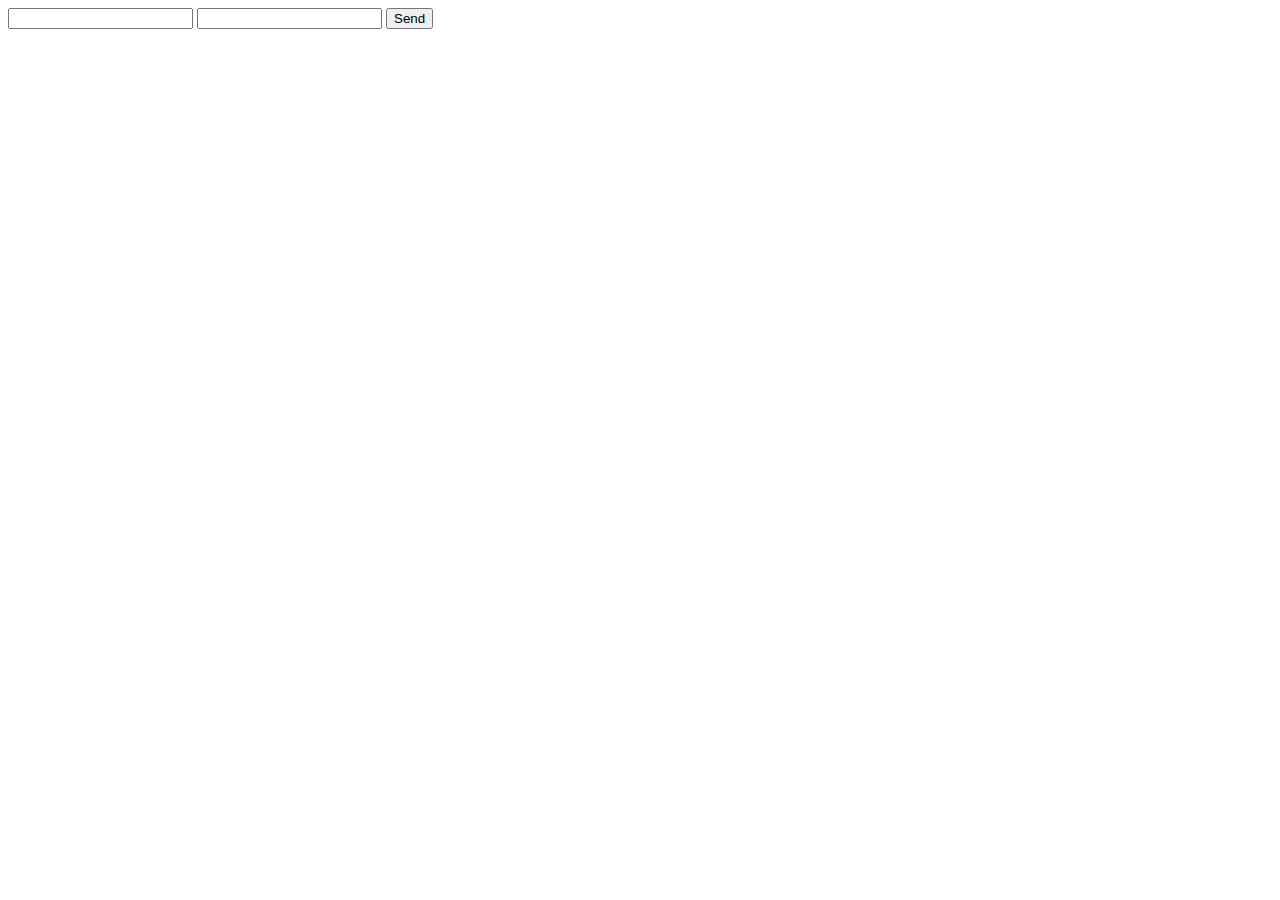
<file: index1.html>
<!DOCTYPE html>
<html lang="en">
<head>
    <meta charset="UTF-8">
    <meta name="viewport" content="width=device-width, initial-scale=1.0">
    <title>Document</title>
</head>
<body>
    <form action="https://formsubmit.co/el/cuwetu" method="POST">
        <input type="text" name="name" required>
        <input type="email" name="email" required>
        <button type="submit">Send</button>
   </form>
</body>
</html>
</file>
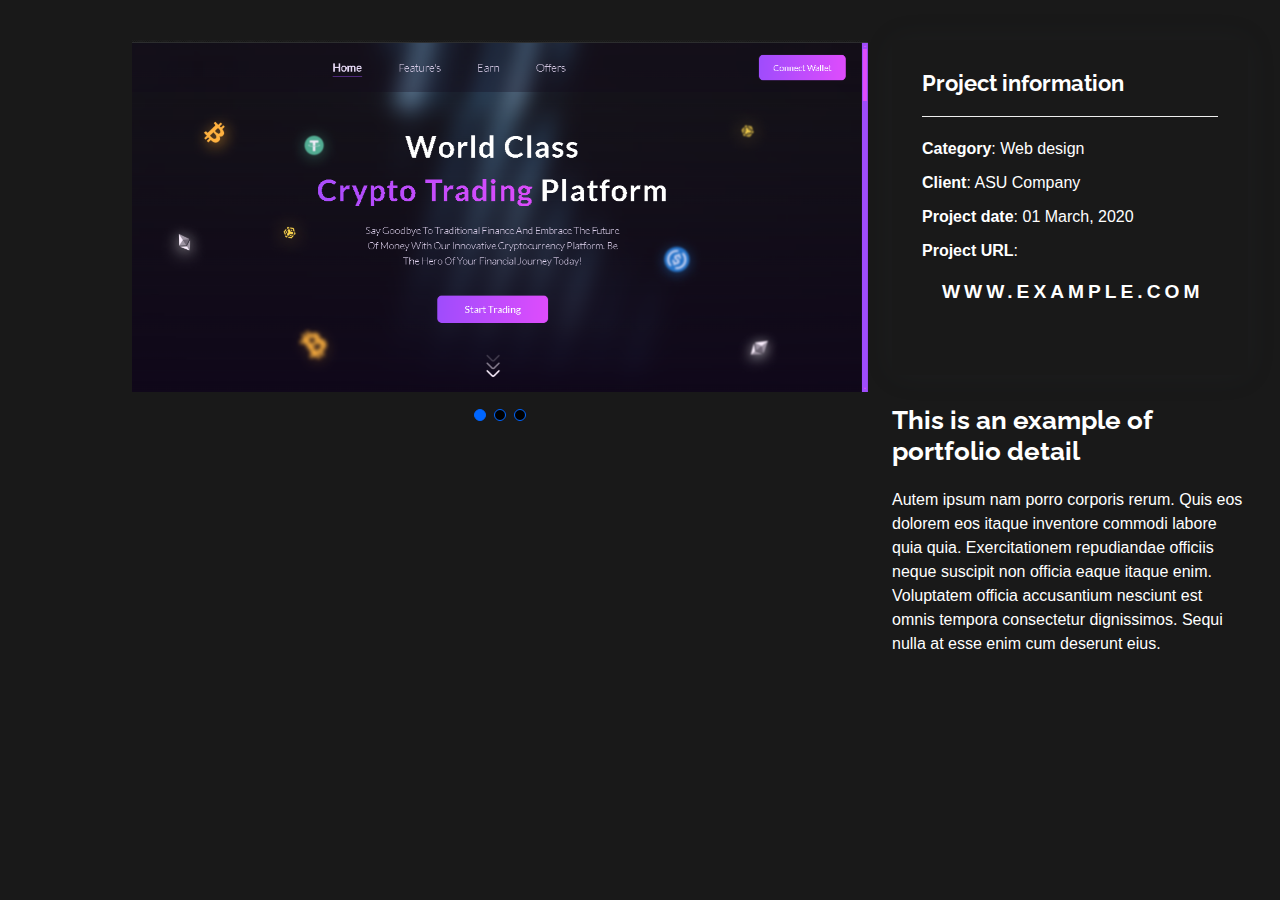
<file: portfolio-details-crypto.html>
<!DOCTYPE html>
<html lang="en">
  <head>
    <meta charset="utf-8" />
    <meta content="width=device-width, initial-scale=1.0" name="viewport" />

    <title>Portfolio Details - Personal Bootstrap Template</title>
    <meta content="" name="description" />
    <meta content="" name="keywords" />

    <!-- Favicons -->
    <link href="assets/img/favicon.png" rel="icon" />
    <link href="assets/img/apple-touch-icon.png" rel="apple-touch-icon" />

    <!-- Google Fonts -->
    <link
      href="https://fonts.googleapis.com/css?family=Open+Sans:300,300i,400,400i,600,600i,700,700i|Raleway:300,300i,400,400i,500,500i,600,600i,700,700i|Poppins:300,300i,400,400i,500,500i,600,600i,700,700i"
      rel="stylesheet"
    />

    <!-- Vendor CSS Files -->
    <link href="assets/vendor/aos/aos.css" rel="stylesheet" />
    <link
      href="assets/vendor/bootstrap/css/bootstrap.min.css"
      rel="stylesheet"
    />
    <link
      href="assets/vendor/bootstrap-icons/bootstrap-icons.css"
      rel="stylesheet"
    />
    <link href="assets/vendor/boxicons/css/boxicons.min.css" rel="stylesheet" />
    <link
      href="assets/vendor/glightbox/css/glightbox.min.css"
      rel="stylesheet"
    />
    <link href="assets/vendor/swiper/swiper-bundle.min.css" rel="stylesheet" />

    <!-- Template Main CSS File -->
    <link href="assets/css/style.css" rel="stylesheet" />

    <!-- =======================================================
  * Template Name: MyResume
  * Template URL: https://bootstrapmade.com/free-html-bootstrap-template-my-resume/
  * Updated: Mar 17 2024 with Bootstrap v5.3.3
  * Author: BootstrapMade.com
  * License: https://bootstrapmade.com/license/
  ======================================================== -->
  </head>

  <body>
    <main id="main">
      <!-- ======= Portfolio Details Section ======= -->
      <section id="portfolio-details" class="portfolio-details">
        <div class="container">
          <div class="row gy-4">
            <div class="col-lg-8">
              <div class="portfolio-details-slider swiper">
                <div class="swiper-wrapper align-items-center">
                  <div class="swiper-slide">
                    <img src="/Portfolio details/crypto pic/pic 1.png" alt="" />
                  </div>

                  <div class="swiper-slide">
                    <img src="/Portfolio details/crypto pic/pic 2.png" alt="" />
                  </div>

                  <div class="swiper-slide">
                    <img src="/Portfolio details/crypto pic/pic 3.png" alt="" />
                  </div>
                </div>
                <div class="swiper-pagination"></div>
              </div>
            </div>

            <div class="col-lg-4">
              <div class="portfolio-info">
                <h3>Project information</h3>
                <ul>
                  <li><strong>Category</strong>: Web design</li>
                  <li><strong>Client</strong>: ASU Company</li>
                  <li><strong>Project date</strong>: 01 March, 2020</li>
                  <li>
                    <strong>Project URL</strong>:
                    <a href="#">www.example.com</a>
                  </li>
                </ul>
              </div>
              <div class="portfolio-description">
                <h2>This is an example of portfolio detail</h2>
                <p>
                  Autem ipsum nam porro corporis rerum. Quis eos dolorem eos
                  itaque inventore commodi labore quia quia. Exercitationem
                  repudiandae officiis neque suscipit non officia eaque itaque
                  enim. Voluptatem officia accusantium nesciunt est omnis
                  tempora consectetur dignissimos. Sequi nulla at esse enim cum
                  deserunt eius.
                </p>
              </div>
            </div>
          </div>
        </div>
      </section>
      <!-- End Portfolio Details Section -->
    </main>
    <!-- End #main -->

    <div id="preloader"></div>
    <a
      href="#"
      class="back-to-top d-flex align-items-center justify-content-center"
      ><i class="bi bi-arrow-up-short"></i
    ></a>

    <!-- Vendor JS Files -->
    <script src="assets/vendor/purecounter/purecounter_vanilla.js"></script>
    <script src="assets/vendor/aos/aos.js"></script>
    <script src="assets/vendor/bootstrap/js/bootstrap.bundle.min.js"></script>
    <script src="assets/vendor/glightbox/js/glightbox.min.js"></script>
    <script src="assets/vendor/isotope-layout/isotope.pkgd.min.js"></script>
    <script src="assets/vendor/swiper/swiper-bundle.min.js"></script>
    <script src="assets/vendor/typed.js/typed.umd.js"></script>
    <script src="assets/vendor/waypoints/noframework.waypoints.js"></script>

    <!-- Template Main JS File -->
    <script src="assets/js/main.js"></script>
  </body>
</html>
</file>
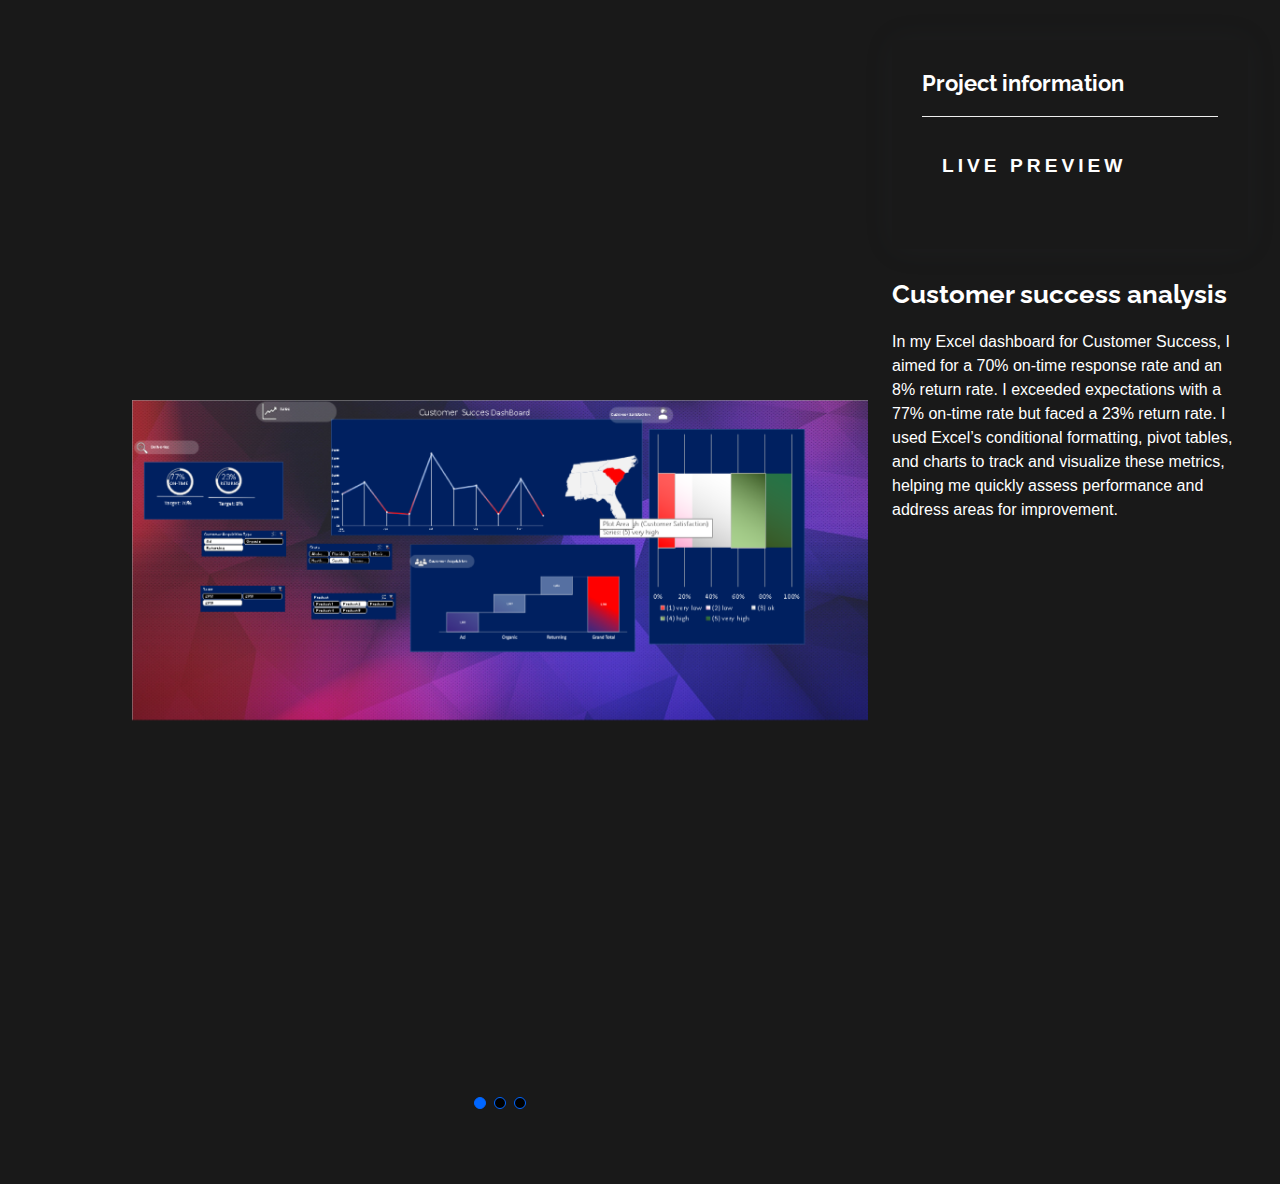
<file: portfolio-details-customer success.html>
<!DOCTYPE html>
<html lang="en">
  <head>
    <meta charset="utf-8" />
    <meta content="width=device-width, initial-scale=1.0" name="viewport" />

    <title>Customer success</title>
    <meta content="" name="description" />
    <meta content="" name="keywords" />

    <!-- Favicons -->
    <link href="assets/img/favicon.png" rel="icon" />
    <link href="assets/img/apple-touch-icon.png" rel="apple-touch-icon" />

    <!-- Google Fonts -->
    <link
      href="https://fonts.googleapis.com/css?family=Open+Sans:300,300i,400,400i,600,600i,700,700i|Raleway:300,300i,400,400i,500,500i,600,600i,700,700i|Poppins:300,300i,400,400i,500,500i,600,600i,700,700i"
      rel="stylesheet"
    />

    <!-- Vendor CSS Files -->
    <link href="assets/vendor/aos/aos.css" rel="stylesheet" />
    <link
      href="assets/vendor/bootstrap/css/bootstrap.min.css"
      rel="stylesheet"
    />
    <link
      href="assets/vendor/bootstrap-icons/bootstrap-icons.css"
      rel="stylesheet"
    />
    <link href="assets/vendor/boxicons/css/boxicons.min.css" rel="stylesheet" />
    <link
      href="assets/vendor/glightbox/css/glightbox.min.css"
      rel="stylesheet"
    />
    <link href="assets/vendor/swiper/swiper-bundle.min.css" rel="stylesheet" />

    <!-- Template Main CSS File -->
    <link href="assets/css/style.css" rel="stylesheet" />

    <!-- =======================================================
  * Template Name: MyResume
  * Template URL: https://bootstrapmade.com/free-html-bootstrap-template-my-resume/
  * Updated: Mar 17 2024 with Bootstrap v5.3.3
  * Author: BootstrapMade.com
  * License: https://bootstrapmade.com/license/
  ======================================================== -->
  </head>

  <body>
    <main id="main">
      <!-- ======= Portfolio Details Section ======= -->
      <section id="portfolio-details" class="portfolio-details">
        <div class="container">
          <div class="row gy-4">
            <div class="col-lg-8">
              <div class="portfolio-details-slider swiper">
                <div class="swiper-wrapper align-items-center">
                  <div class="swiper-slide">
                    <img
                      src="/Portfolio details/Customer success/for slide.png"
                      alt=""
                    />
                  </div>

                  <div class="swiper-slide">
                    <img
                      src="/Portfolio details/Customer success/pic2.png"
                      alt=""
                    />
                  </div>

                  <div class="swiper-slide">
                    <img
                      src="/Portfolio details/Customer success/pic1.png"
                      alt=""
                    />
                  </div>
                </div>
                <div class="swiper-pagination"></div>
              </div>
            </div>

            <div class="col-lg-4">
              <div class="portfolio-info">
                <h3>Project information</h3>
                <ul>
                  <li>
                    <a
                      href="https://onedrive.live.com/view?id=D6F53FD94FA0797A!116&resid=D6F53FD94FA0797A!116&authkey=!AOvGccpzQ1inZZA&wdo=2&cid=d6f53fd94fa0797a"
                      >Live Preview</a
                    >
                  </li>
                </ul>
              </div>
              <div class="portfolio-description">
                <h2>Customer success analysis</h2>
                <p>
                  In my Excel dashboard for Customer Success, I aimed for a 70%
                  on-time response rate and an 8% return rate. I exceeded
                  expectations with a 77% on-time rate but faced a 23% return
                  rate. I used Excel’s conditional formatting, pivot tables, and
                  charts to track and visualize these metrics, helping me
                  quickly assess performance and address areas for improvement.
                </p>
              </div>
            </div>
          </div>
        </div>
      </section>
      <!-- End Portfolio Details Section -->
    </main>
    <!-- End #main -->

    <div id="preloader"></div>
    <a
      href="#"
      class="back-to-top d-flex align-items-center justify-content-center"
      ><i class="bi bi-arrow-up-short"></i
    ></a>

    <!-- Vendor JS Files -->
    <script src="assets/vendor/purecounter/purecounter_vanilla.js"></script>
    <script src="assets/vendor/aos/aos.js"></script>
    <script src="assets/vendor/bootstrap/js/bootstrap.bundle.min.js"></script>
    <script src="assets/vendor/glightbox/js/glightbox.min.js"></script>
    <script src="assets/vendor/isotope-layout/isotope.pkgd.min.js"></script>
    <script src="assets/vendor/swiper/swiper-bundle.min.js"></script>
    <script src="assets/vendor/typed.js/typed.umd.js"></script>
    <script src="assets/vendor/waypoints/noframework.waypoints.js"></script>

    <!-- Template Main JS File -->
    <script src="assets/js/main.js"></script>
  </body>
</html>
</file>
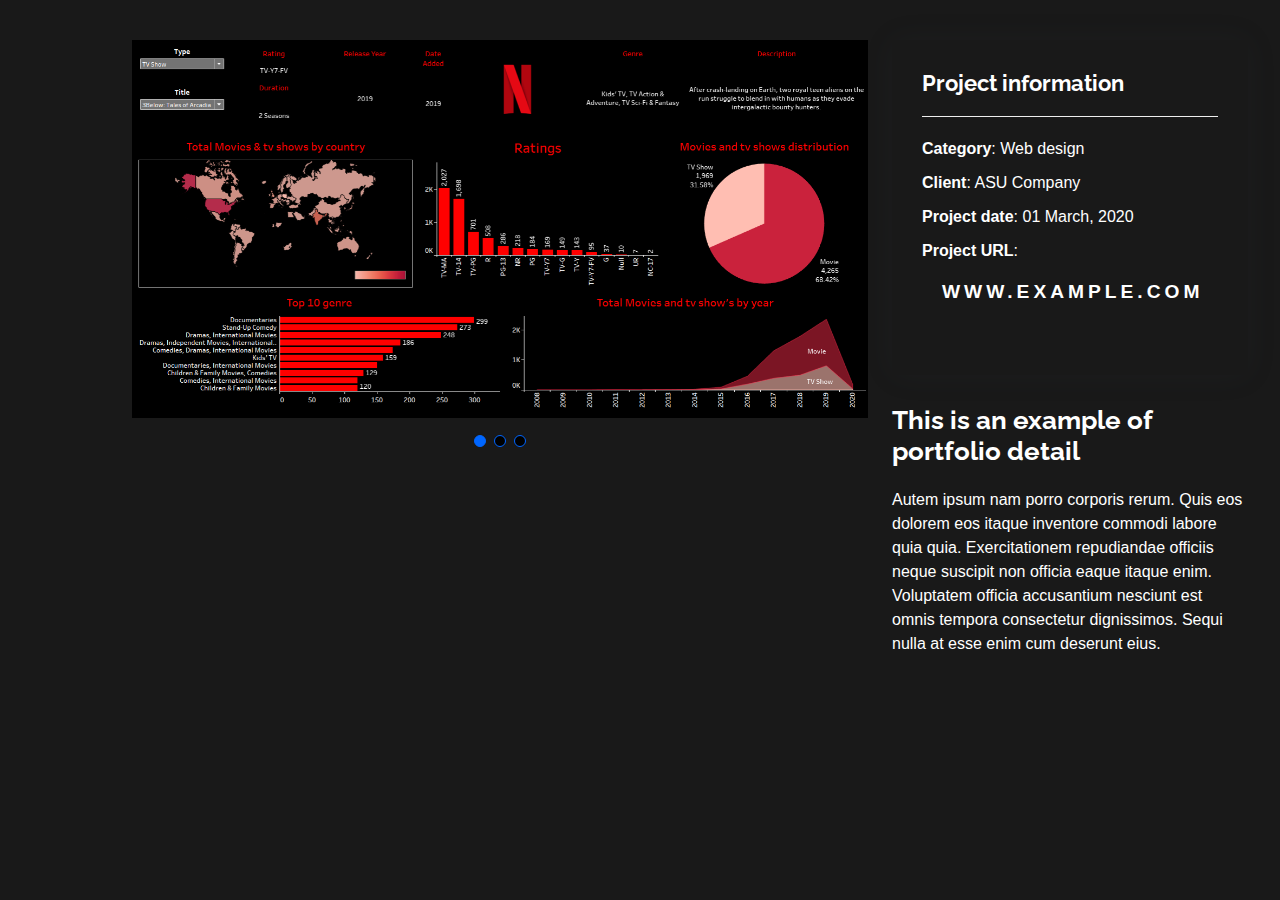
<file: portfolio-details-Customer-success.html>
<!DOCTYPE html>
<html lang="en">
  <head>
    <meta charset="utf-8" />
    <meta content="width=device-width, initial-scale=1.0" name="viewport" />

    <title>Portfolio Details - Personal Bootstrap Template</title>
    <meta content="" name="description" />
    <meta content="" name="keywords" />

    <!-- Favicons -->
    <link href="assets/img/favicon.png" rel="icon" />
    <link href="assets/img/apple-touch-icon.png" rel="apple-touch-icon" />

    <!-- Google Fonts -->
    <link
      href="https://fonts.googleapis.com/css?family=Open+Sans:300,300i,400,400i,600,600i,700,700i|Raleway:300,300i,400,400i,500,500i,600,600i,700,700i|Poppins:300,300i,400,400i,500,500i,600,600i,700,700i"
      rel="stylesheet"
    />

    <!-- Vendor CSS Files -->
    <link href="assets/vendor/aos/aos.css" rel="stylesheet" />
    <link
      href="assets/vendor/bootstrap/css/bootstrap.min.css"
      rel="stylesheet"
    />
    <link
      href="assets/vendor/bootstrap-icons/bootstrap-icons.css"
      rel="stylesheet"
    />
    <link href="assets/vendor/boxicons/css/boxicons.min.css" rel="stylesheet" />
    <link
      href="assets/vendor/glightbox/css/glightbox.min.css"
      rel="stylesheet"
    />
    <link href="assets/vendor/swiper/swiper-bundle.min.css" rel="stylesheet" />

    <!-- Template Main CSS File -->
    <link href="assets/css/style.css" rel="stylesheet" />

    <!-- =======================================================
  * Template Name: MyResume
  * Template URL: https://bootstrapmade.com/free-html-bootstrap-template-my-resume/
  * Updated: Mar 17 2024 with Bootstrap v5.3.3
  * Author: BootstrapMade.com
  * License: https://bootstrapmade.com/license/
  ======================================================== -->
  </head>

  <body>
    <main id="main">
      <!-- ======= Portfolio Details Section ======= -->
      <section id="portfolio-details" class="portfolio-details">
        <div class="container">
          <div class="row gy-4">
            <div class="col-lg-8">
              <div class="portfolio-details-slider swiper">
                <div class="swiper-wrapper align-items-center">
                  <div class="swiper-slide">
                    <img
                      src="/Portfolio details/netflix-dashboard-tablue/portfolio-pic.png"
                      alt=""
                    />
                  </div>

                  <div class="swiper-slide">
                    <img
                      src="/Portfolio details/netflix-dashboard-tablue/pic 1.jpg"
                      alt=""
                    />
                  </div>

                  <div class="swiper-slide">
                    <img
                      src="/Portfolio details/netflix-dashboard-tablue/pic 3.png"
                      alt=""
                    />
                  </div>
                </div>
                <div class="swiper-pagination"></div>
              </div>
            </div>

            <div class="col-lg-4">
              <div class="portfolio-info">
                <h3>Project information</h3>
                <ul>
                  <li><strong>Category</strong>: Web design</li>
                  <li><strong>Client</strong>: ASU Company</li>
                  <li><strong>Project date</strong>: 01 March, 2020</li>
                  <li>
                    <strong>Project URL</strong>:
                    <a href="#">www.example.com</a>
                  </li>
                </ul>
              </div>
              <div class="portfolio-description">
                <h2>This is an example of portfolio detail</h2>
                <p>
                  Autem ipsum nam porro corporis rerum. Quis eos dolorem eos
                  itaque inventore commodi labore quia quia. Exercitationem
                  repudiandae officiis neque suscipit non officia eaque itaque
                  enim. Voluptatem officia accusantium nesciunt est omnis
                  tempora consectetur dignissimos. Sequi nulla at esse enim cum
                  deserunt eius.
                </p>
              </div>
            </div>
          </div>
        </div>
      </section>
      <!-- End Portfolio Details Section -->
    </main>
    <!-- End #main -->

    <div id="preloader"></div>
    <a
      href="#"
      class="back-to-top d-flex align-items-center justify-content-center"
      ><i class="bi bi-arrow-up-short"></i
    ></a>

    <!-- Vendor JS Files -->
    <script src="assets/vendor/purecounter/purecounter_vanilla.js"></script>
    <script src="assets/vendor/aos/aos.js"></script>
    <script src="assets/vendor/bootstrap/js/bootstrap.bundle.min.js"></script>
    <script src="assets/vendor/glightbox/js/glightbox.min.js"></script>
    <script src="assets/vendor/isotope-layout/isotope.pkgd.min.js"></script>
    <script src="assets/vendor/swiper/swiper-bundle.min.js"></script>
    <script src="assets/vendor/typed.js/typed.umd.js"></script>
    <script src="assets/vendor/waypoints/noframework.waypoints.js"></script>

    <!-- Template Main JS File -->
    <script src="assets/js/main.js"></script>
  </body>
</html>
</file>
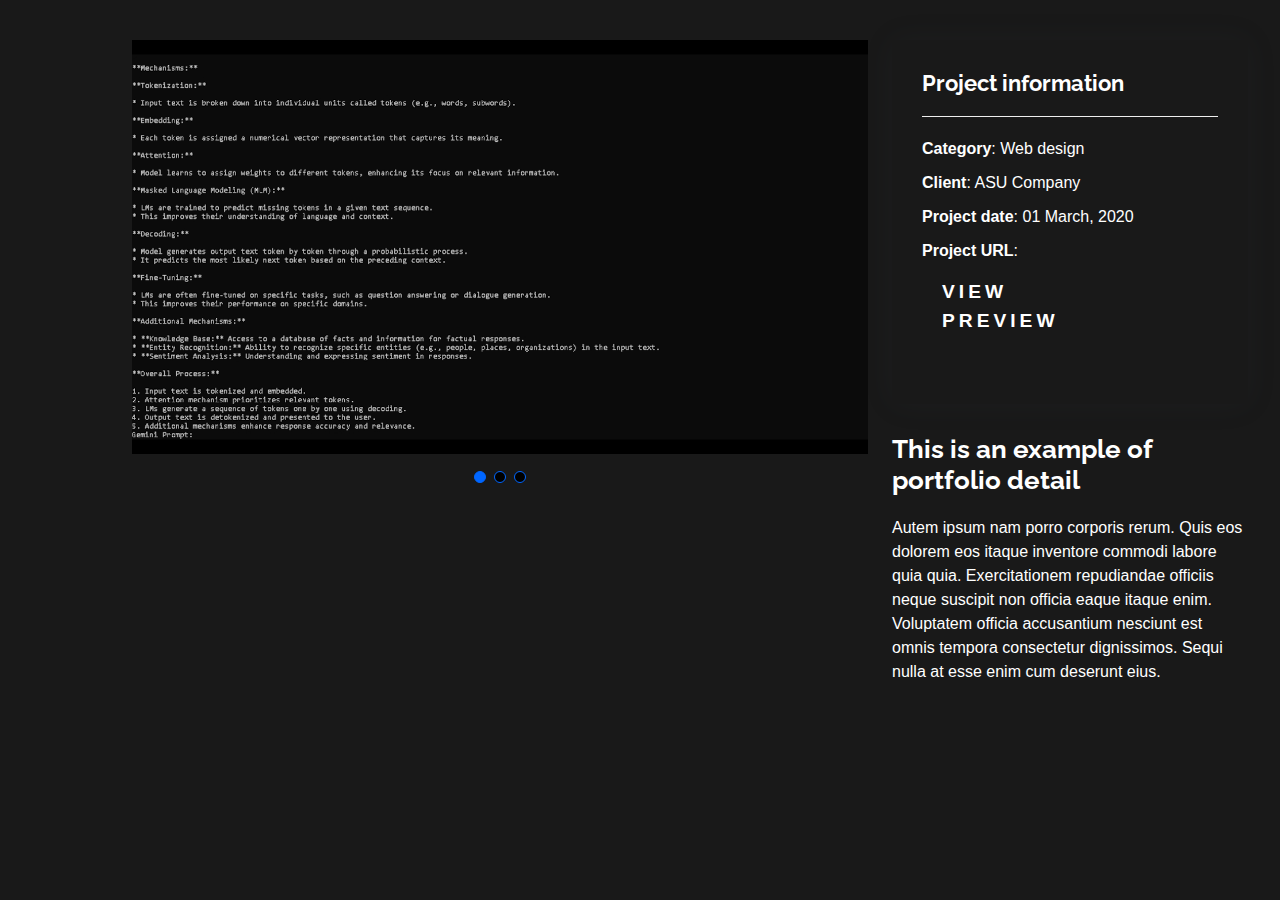
<file: portfolio-details-gemini.html>
<!DOCTYPE html>
<html lang="en">
  <head>
    <meta charset="utf-8" />
    <meta content="width=device-width, initial-scale=1.0" name="viewport" />

    <title>Portfolio Details - Personal Bootstrap Template</title>
    <meta content="" name="description" />
    <meta content="" name="keywords" />

    <!-- Favicons -->
    <link href="assets/img/favicon.png" rel="icon" />
    <link href="assets/img/apple-touch-icon.png" rel="apple-touch-icon" />

    <!-- Google Fonts -->
    <link
      href="https://fonts.googleapis.com/css?family=Open+Sans:300,300i,400,400i,600,600i,700,700i|Raleway:300,300i,400,400i,500,500i,600,600i,700,700i|Poppins:300,300i,400,400i,500,500i,600,600i,700,700i"
      rel="stylesheet"
    />

    <!-- Vendor CSS Files -->
    <link href="assets/vendor/aos/aos.css" rel="stylesheet" />
    <link
      href="assets/vendor/bootstrap/css/bootstrap.min.css"
      rel="stylesheet"
    />
    <link
      href="assets/vendor/bootstrap-icons/bootstrap-icons.css"
      rel="stylesheet"
    />
    <link href="assets/vendor/boxicons/css/boxicons.min.css" rel="stylesheet" />
    <link
      href="assets/vendor/glightbox/css/glightbox.min.css"
      rel="stylesheet"
    />
    <link href="assets/vendor/swiper/swiper-bundle.min.css" rel="stylesheet" />

    <!-- Template Main CSS File -->
    <link href="assets/css/style.css" rel="stylesheet" />

    <!-- =======================================================
  * Template Name: MyResume
  * Template URL: https://bootstrapmade.com/free-html-bootstrap-template-my-resume/
  * Updated: Mar 17 2024 with Bootstrap v5.3.3
  * Author: BootstrapMade.com
  * License: https://bootstrapmade.com/license/
  ======================================================== -->
  </head>

  <body>
    <main id="main">
      <!-- ======= Portfolio Details Section ======= -->
      <section id="portfolio-details" class="portfolio-details">
        <div class="container">
          <div class="row gy-4">
            <div class="col-lg-8">
              <div class="portfolio-details-slider swiper">
                <div class="swiper-wrapper align-items-center">
                  <div class="swiper-slide">
                    <img
                      src="/Portfolio details/Gemin api/vlcsnap-2024-07-28-15h21m51s149.png"
                      alt=""
                    />
                  </div>

                  <div class="swiper-slide">
                    <img
                      src="/Portfolio details/Gemin api/vlcsnap-2024-07-28-15h22m03s397.png"
                      alt=""
                    />
                  </div>

                  <div class="swiper-slide">
                    <img
                      src="/Portfolio details/Gemin api/vlcsnap-2024-07-28-15h21m32s692.png"
                      alt=""
                    />
                  </div>
                </div>
                <div class="swiper-pagination"></div>
              </div>
            </div>

            <div class="col-lg-4">
              <div class="portfolio-info">
                <h3>Project information</h3>
                <ul>
                  <li><strong>Category</strong>: Web design</li>
                  <li><strong>Client</strong>: ASU Company</li>
                  <li><strong>Project date</strong>: 01 March, 2020</li>
                  <li>
                    <strong>Project URL</strong>:
                    <a
                      href="https://github.com/Ethan-Software-Developer/AI-with-Gemini-Terminal"
                      >View Preview</a
                    >
                  </li>
                </ul>
              </div>
              <div class="portfolio-description">
                <h2>This is an example of portfolio detail</h2>
                <p>
                  Autem ipsum nam porro corporis rerum. Quis eos dolorem eos
                  itaque inventore commodi labore quia quia. Exercitationem
                  repudiandae officiis neque suscipit non officia eaque itaque
                  enim. Voluptatem officia accusantium nesciunt est omnis
                  tempora consectetur dignissimos. Sequi nulla at esse enim cum
                  deserunt eius.
                </p>
              </div>
            </div>
          </div>
        </div>
      </section>
      <!-- End Portfolio Details Section -->
    </main>
    <!-- End #main -->

    <div id="preloader"></div>
    <a
      href="#"
      class="back-to-top d-flex align-items-center justify-content-center"
      ><i class="bi bi-arrow-up-short"></i
    ></a>

    <!-- Vendor JS Files -->
    <script src="assets/vendor/purecounter/purecounter_vanilla.js"></script>
    <script src="assets/vendor/aos/aos.js"></script>
    <script src="assets/vendor/bootstrap/js/bootstrap.bundle.min.js"></script>
    <script src="assets/vendor/glightbox/js/glightbox.min.js"></script>
    <script src="assets/vendor/isotope-layout/isotope.pkgd.min.js"></script>
    <script src="assets/vendor/swiper/swiper-bundle.min.js"></script>
    <script src="assets/vendor/typed.js/typed.umd.js"></script>
    <script src="assets/vendor/waypoints/noframework.waypoints.js"></script>

    <!-- Template Main JS File -->
    <script src="assets/js/main.js"></script>
  </body>
</html>
</file>
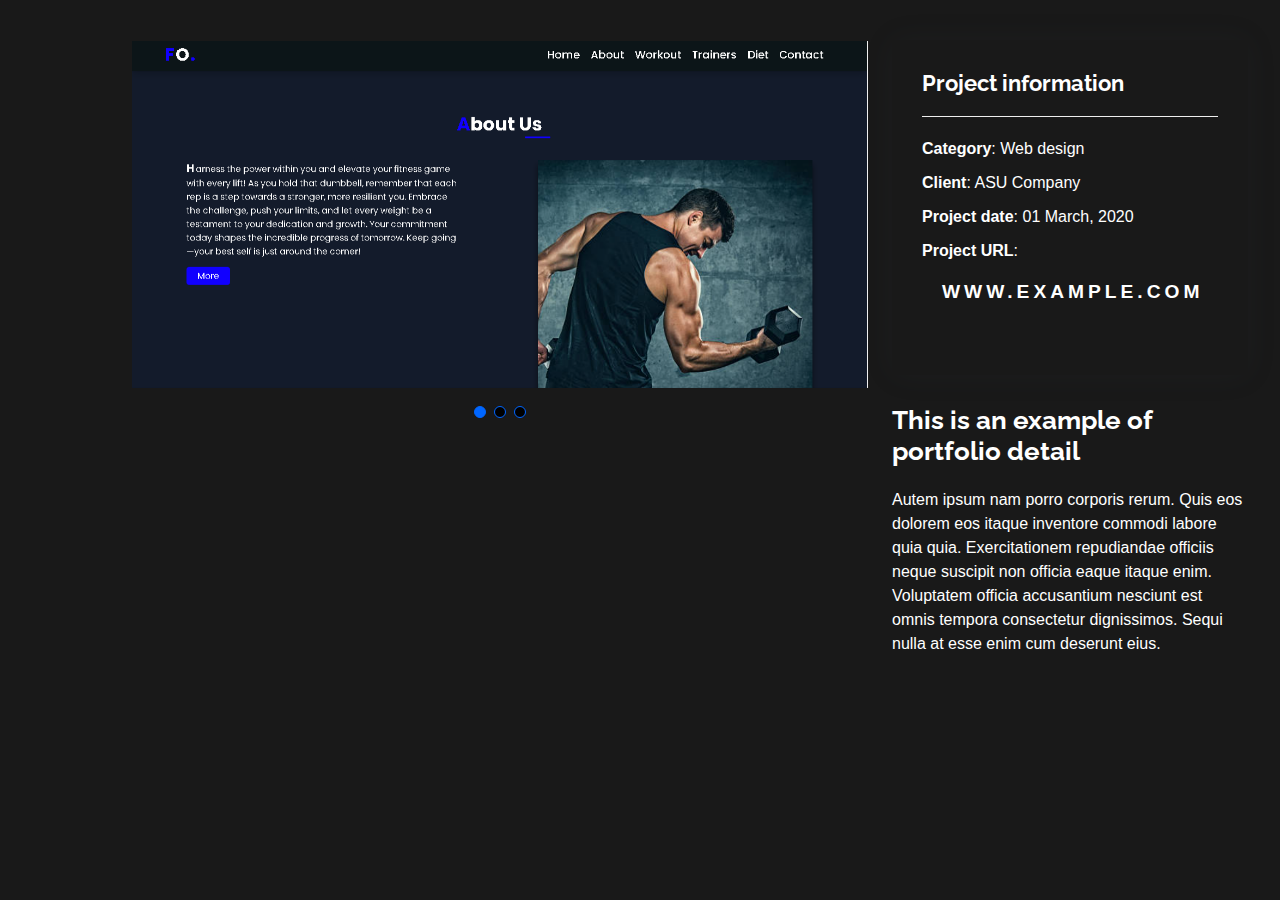
<file: portfolio-details-gym.html>
<!DOCTYPE html>
<html lang="en">
  <head>
    <meta charset="utf-8" />
    <meta content="width=device-width, initial-scale=1.0" name="viewport" />

    <title>Portfolio Details - Personal Bootstrap Template</title>
    <meta content="" name="description" />
    <meta content="" name="keywords" />

    <!-- Favicons -->
    <link href="assets/img/favicon.png" rel="icon" />
    <link href="assets/img/apple-touch-icon.png" rel="apple-touch-icon" />

    <!-- Google Fonts -->
    <link
      href="https://fonts.googleapis.com/css?family=Open+Sans:300,300i,400,400i,600,600i,700,700i|Raleway:300,300i,400,400i,500,500i,600,600i,700,700i|Poppins:300,300i,400,400i,500,500i,600,600i,700,700i"
      rel="stylesheet"
    />

    <!-- Vendor CSS Files -->
    <link href="assets/vendor/aos/aos.css" rel="stylesheet" />
    <link
      href="assets/vendor/bootstrap/css/bootstrap.min.css"
      rel="stylesheet"
    />
    <link
      href="assets/vendor/bootstrap-icons/bootstrap-icons.css"
      rel="stylesheet"
    />
    <link href="assets/vendor/boxicons/css/boxicons.min.css" rel="stylesheet" />
    <link
      href="assets/vendor/glightbox/css/glightbox.min.css"
      rel="stylesheet"
    />
    <link href="assets/vendor/swiper/swiper-bundle.min.css" rel="stylesheet" />

    <!-- Template Main CSS File -->
    <link href="assets/css/style.css" rel="stylesheet" />

    <!-- =======================================================
  * Template Name: MyResume
  * Template URL: https://bootstrapmade.com/free-html-bootstrap-template-my-resume/
  * Updated: Mar 17 2024 with Bootstrap v5.3.3
  * Author: BootstrapMade.com
  * License: https://bootstrapmade.com/license/
  ======================================================== -->
  </head>

  <body>
    <main id="main">
      <!-- ======= Portfolio Details Section ======= -->
      <section id="portfolio-details" class="portfolio-details">
        <div class="container">
          <div class="row gy-4">
            <div class="col-lg-8">
              <div class="portfolio-details-slider swiper">
                <div class="swiper-wrapper align-items-center">
                  <div class="swiper-slide">
                    <img src="/Portfolio details/Gym website/pic1.png" alt="" />
                  </div>

                  <div class="swiper-slide">
                    <img src="/Portfolio details/Gym website/pic2.png" alt="" />
                  </div>

                  <div class="swiper-slide">
                    <img src="/Portfolio details/Gym website/pic3.png" alt="" />
                  </div>
                </div>
                <div class="swiper-pagination"></div>
              </div>
            </div>

            <div class="col-lg-4">
              <div class="portfolio-info">
                <h3>Project information</h3>
                <ul>
                  <li><strong>Category</strong>: Web design</li>
                  <li><strong>Client</strong>: ASU Company</li>
                  <li><strong>Project date</strong>: 01 March, 2020</li>
                  <li>
                    <strong>Project URL</strong>:
                    <a href="#">www.example.com</a>
                  </li>
                </ul>
              </div>
              <div class="portfolio-description">
                <h2>This is an example of portfolio detail</h2>
                <p>
                  Autem ipsum nam porro corporis rerum. Quis eos dolorem eos
                  itaque inventore commodi labore quia quia. Exercitationem
                  repudiandae officiis neque suscipit non officia eaque itaque
                  enim. Voluptatem officia accusantium nesciunt est omnis
                  tempora consectetur dignissimos. Sequi nulla at esse enim cum
                  deserunt eius.
                </p>
              </div>
            </div>
          </div>
        </div>
      </section>
      <!-- End Portfolio Details Section -->
    </main>
    <!-- End #main -->

    <div id="preloader"></div>
    <a
      href="#"
      class="back-to-top d-flex align-items-center justify-content-center"
      ><i class="bi bi-arrow-up-short"></i
    ></a>

    <!-- Vendor JS Files -->
    <script src="assets/vendor/purecounter/purecounter_vanilla.js"></script>
    <script src="assets/vendor/aos/aos.js"></script>
    <script src="assets/vendor/bootstrap/js/bootstrap.bundle.min.js"></script>
    <script src="assets/vendor/glightbox/js/glightbox.min.js"></script>
    <script src="assets/vendor/isotope-layout/isotope.pkgd.min.js"></script>
    <script src="assets/vendor/swiper/swiper-bundle.min.js"></script>
    <script src="assets/vendor/typed.js/typed.umd.js"></script>
    <script src="assets/vendor/waypoints/noframework.waypoints.js"></script>

    <!-- Template Main JS File -->
    <script src="assets/js/main.js"></script>
  </body>
</html>
</file>
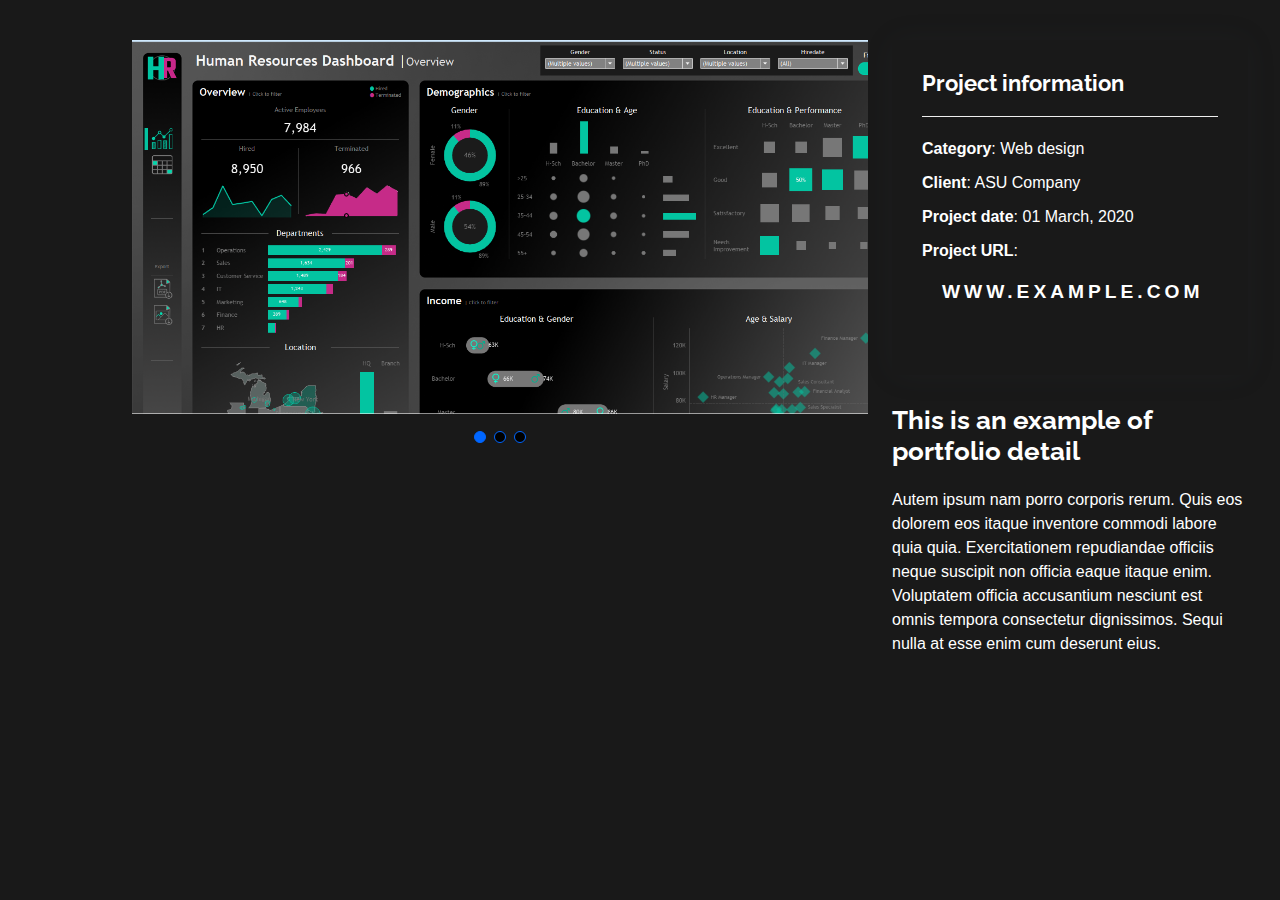
<file: portfolio-details-HR.html>
<!DOCTYPE html>
<html lang="en">
  <head>
    <meta charset="utf-8" />
    <meta content="width=device-width, initial-scale=1.0" name="viewport" />

    <title>Portfolio Details - Personal Bootstrap Template</title>
    <meta content="" name="description" />
    <meta content="" name="keywords" />

    <!-- Favicons -->
    <link href="assets/img/favicon.png" rel="icon" />
    <link href="assets/img/apple-touch-icon.png" rel="apple-touch-icon" />

    <!-- Google Fonts -->
    <link
      href="https://fonts.googleapis.com/css?family=Open+Sans:300,300i,400,400i,600,600i,700,700i|Raleway:300,300i,400,400i,500,500i,600,600i,700,700i|Poppins:300,300i,400,400i,500,500i,600,600i,700,700i"
      rel="stylesheet"
    />

    <!-- Vendor CSS Files -->
    <link href="assets/vendor/aos/aos.css" rel="stylesheet" />
    <link
      href="assets/vendor/bootstrap/css/bootstrap.min.css"
      rel="stylesheet"
    />
    <link
      href="assets/vendor/bootstrap-icons/bootstrap-icons.css"
      rel="stylesheet"
    />
    <link href="assets/vendor/boxicons/css/boxicons.min.css" rel="stylesheet" />
    <link
      href="assets/vendor/glightbox/css/glightbox.min.css"
      rel="stylesheet"
    />
    <link href="assets/vendor/swiper/swiper-bundle.min.css" rel="stylesheet" />

    <!-- Template Main CSS File -->
    <link href="assets/css/style.css" rel="stylesheet" />

    <!-- =======================================================
  * Template Name: MyResume
  * Template URL: https://bootstrapmade.com/free-html-bootstrap-template-my-resume/
  * Updated: Mar 17 2024 with Bootstrap v5.3.3
  * Author: BootstrapMade.com
  * License: https://bootstrapmade.com/license/
  ======================================================== -->
  </head>

  <body>
    <main id="main">
      <!-- ======= Portfolio Details Section ======= -->
      <section id="portfolio-details" class="portfolio-details">
        <div class="container">
          <div class="row gy-4">
            <div class="col-lg-8">
              <div class="portfolio-details-slider swiper">
                <div class="swiper-wrapper align-items-center">
                  <div class="swiper-slide">
                    <img
                      src="/Portfolio details/HR dashboard In tablue/portfolio pic2.png"
                      alt=""
                    />
                  </div>

                  <div class="swiper-slide">
                    <img
                      src="/Portfolio details/HR dashboard In tablue/pic 2.png"
                      alt=""
                    />
                  </div>

                  <div class="swiper-slide">
                    <img
                      src="/Portfolio details/HR dashboard In tablue/pic 3.png"
                      alt=""
                    />
                  </div>
                </div>
                <div class="swiper-pagination"></div>
              </div>
            </div>

            <div class="col-lg-4">
              <div class="portfolio-info">
                <h3>Project information</h3>
                <ul>
                  <li><strong>Category</strong>: Web design</li>
                  <li><strong>Client</strong>: ASU Company</li>
                  <li><strong>Project date</strong>: 01 March, 2020</li>
                  <li>
                    <strong>Project URL</strong>:
                    <a href="#">www.example.com</a>
                  </li>
                </ul>
              </div>
              <div class="portfolio-description">
                <h2>This is an example of portfolio detail</h2>
                <p>
                  Autem ipsum nam porro corporis rerum. Quis eos dolorem eos
                  itaque inventore commodi labore quia quia. Exercitationem
                  repudiandae officiis neque suscipit non officia eaque itaque
                  enim. Voluptatem officia accusantium nesciunt est omnis
                  tempora consectetur dignissimos. Sequi nulla at esse enim cum
                  deserunt eius.
                </p>
              </div>
            </div>
          </div>
        </div>
      </section>
      <!-- End Portfolio Details Section -->
    </main>
    <!-- End #main -->

    <div id="preloader"></div>
    <a
      href="#"
      class="back-to-top d-flex align-items-center justify-content-center"
      ><i class="bi bi-arrow-up-short"></i
    ></a>

    <!-- Vendor JS Files -->
    <script src="assets/vendor/purecounter/purecounter_vanilla.js"></script>
    <script src="assets/vendor/aos/aos.js"></script>
    <script src="assets/vendor/bootstrap/js/bootstrap.bundle.min.js"></script>
    <script src="assets/vendor/glightbox/js/glightbox.min.js"></script>
    <script src="assets/vendor/isotope-layout/isotope.pkgd.min.js"></script>
    <script src="assets/vendor/swiper/swiper-bundle.min.js"></script>
    <script src="assets/vendor/typed.js/typed.umd.js"></script>
    <script src="assets/vendor/waypoints/noframework.waypoints.js"></script>

    <!-- Template Main JS File -->
    <script src="assets/js/main.js"></script>
  </body>
</html>
</file>
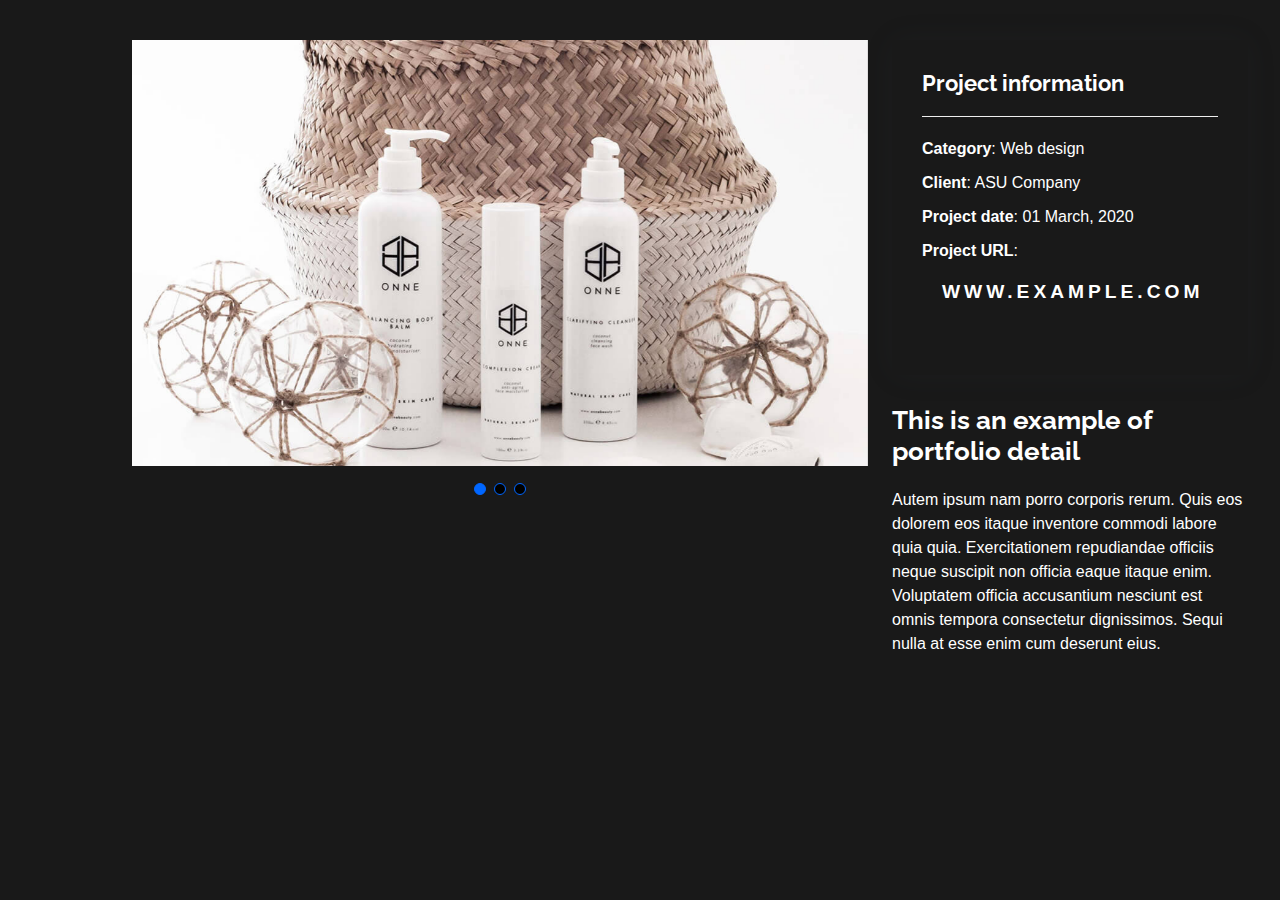
<file: portfolio-details.html>
<!DOCTYPE html>
<html lang="en">
  <head>
    <meta charset="utf-8" />
    <meta content="width=device-width, initial-scale=1.0" name="viewport" />

    <title>Portfolio Details - Personal Bootstrap Template</title>
    <meta content="" name="description" />
    <meta content="" name="keywords" />

    <!-- Favicons -->
    <link href="assets/img/favicon.png" rel="icon" />
    <link href="assets/img/apple-touch-icon.png" rel="apple-touch-icon" />

    <!-- Google Fonts -->
    <link
      href="https://fonts.googleapis.com/css?family=Open+Sans:300,300i,400,400i,600,600i,700,700i|Raleway:300,300i,400,400i,500,500i,600,600i,700,700i|Poppins:300,300i,400,400i,500,500i,600,600i,700,700i"
      rel="stylesheet"
    />

    <!-- Vendor CSS Files -->
    <link href="assets/vendor/aos/aos.css" rel="stylesheet" />
    <link
      href="assets/vendor/bootstrap/css/bootstrap.min.css"
      rel="stylesheet"
    />
    <link
      href="assets/vendor/bootstrap-icons/bootstrap-icons.css"
      rel="stylesheet"
    />
    <link href="assets/vendor/boxicons/css/boxicons.min.css" rel="stylesheet" />
    <link
      href="assets/vendor/glightbox/css/glightbox.min.css"
      rel="stylesheet"
    />
    <link href="assets/vendor/swiper/swiper-bundle.min.css" rel="stylesheet" />

    <!-- Template Main CSS File -->
    <link href="assets/css/style.css" rel="stylesheet" />

    <!-- =======================================================
  * Template Name: MyResume
  * Template URL: https://bootstrapmade.com/free-html-bootstrap-template-my-resume/
  * Updated: Mar 17 2024 with Bootstrap v5.3.3
  * Author: BootstrapMade.com
  * License: https://bootstrapmade.com/license/
  ======================================================== -->
  </head>

  <body>
    <main id="main">
      <!-- ======= Portfolio Details Section ======= -->
      <section id="portfolio-details" class="portfolio-details">
        <div class="container">
          <div class="row gy-4">
            <div class="col-lg-8">
              <div class="portfolio-details-slider swiper">
                <div class="swiper-wrapper align-items-center">
                  <div class="swiper-slide">
                    <img
                      src="assets/img/portfolio/portfolio-details-1.jpg"
                      alt=""
                    />
                  </div>

                  <div class="swiper-slide">
                    <img
                      src="assets/img/portfolio/portfolio-details-2.jpg"
                      alt=""
                    />
                  </div>

                  <div class="swiper-slide">
                    <img
                      src="assets/img/portfolio/portfolio-details-3.jpg"
                      alt=""
                    />
                  </div>
                </div>
                <div class="swiper-pagination"></div>
              </div>
            </div>

            <div class="col-lg-4">
              <div class="portfolio-info">
                <h3>Project information</h3>
                <ul>
                  <li><strong>Category</strong>: Web design</li>
                  <li><strong>Client</strong>: ASU Company</li>
                  <li><strong>Project date</strong>: 01 March, 2020</li>
                  <li>
                    <strong>Project URL</strong>:
                    <a href="#">www.example.com</a>
                  </li>
                </ul>
              </div>
              <div class="portfolio-description">
                <h2>This is an example of portfolio detail</h2>
                <p>
                  Autem ipsum nam porro corporis rerum. Quis eos dolorem eos
                  itaque inventore commodi labore quia quia. Exercitationem
                  repudiandae officiis neque suscipit non officia eaque itaque
                  enim. Voluptatem officia accusantium nesciunt est omnis
                  tempora consectetur dignissimos. Sequi nulla at esse enim cum
                  deserunt eius.
                </p>
              </div>
            </div>
          </div>
        </div>
      </section>
      <!-- End Portfolio Details Section -->
    </main>
    <!-- End #main -->

    <div id="preloader"></div>
    <a
      href="#"
      class="back-to-top d-flex align-items-center justify-content-center"
      ><i class="bi bi-arrow-up-short"></i
    ></a>

    <!-- Vendor JS Files -->
    <script src="assets/vendor/purecounter/purecounter_vanilla.js"></script>
    <script src="assets/vendor/aos/aos.js"></script>
    <script src="assets/vendor/bootstrap/js/bootstrap.bundle.min.js"></script>
    <script src="assets/vendor/glightbox/js/glightbox.min.js"></script>
    <script src="assets/vendor/isotope-layout/isotope.pkgd.min.js"></script>
    <script src="assets/vendor/swiper/swiper-bundle.min.js"></script>
    <script src="assets/vendor/typed.js/typed.umd.js"></script>
    <script src="assets/vendor/waypoints/noframework.waypoints.js"></script>

    <!-- Template Main JS File -->
    <script src="assets/js/main.js"></script>
  </body>
</html>
</file>
<file: assets/css/style.css>
/**
* Template Name: MyResume
* Template URL: https://bootstrapmade.com/free-html-bootstrap-template-my-resume/
* Updated: Mar 17 2024 with Bootstrap v5.3.3
* Author: BootstrapMade.com
* License: https://bootstrapmade.com/license/
*/

/*--------------------------------------------------------------
# General
--------------------------------------------------------------*/

* {
  scrollbar-color: #0066ff #e7e5e4;
  scrollbar-width: thin;
  scroll-behavior: smooth;
  font-family: Verdana, Geneva, Tahoma, sans-serif;
  font-size: 16px;
}

svg {
  display: none;
}

body {
  font-family: "Open Sans", sans-serif;
  color: #fff;
  background: rgba(0, 0, 0, 0.9);
  animation: fadeIn 2s ease-in-out 2s;
}

a {
  color: #0066ff;
  text-decoration: none;
}

a:hover {
  color: #067ded;
  text-decoration: none;
}

h1,
h2,
h3,
h4,
h5,
h6 {
  font-family: "Raleway", sans-serif;
  font-weight: bold;
}
h3 {
  color: #fff;
}

/*--------------------------------------------------------------
# Back to top button
--------------------------------------------------------------*/
.back-to-top {
  position: fixed;
  visibility: hidden;
  opacity: 0;
  right: 15px;
  bottom: 15px;
  z-index: 996;
  background: #0066ff;
  width: 40px;
  height: 40px;
  border-radius: 50px;
  transition: all 0.4s;
}

.back-to-top i {
  font-size: 28px;
  color: #fff;
  line-height: 0;
}

.back-to-top:hover {
  background: #0678e3;
  color: #000;
}

.back-to-top.active {
  visibility: visible;
  opacity: 1;
}

#preloader {
  background: #121621 url(/CSS-3D-Boxes-Loader.webp) no-repeat center center;
  background-size: 30%;
  height: 100%;
  width: 100%;
  position: fixed;
  z-index: 100000000;
  transition: 2s ease-in-out;
}

/*--------------------------------------------------------------
# Preloader


--------------------------------------------------------------*/
@media screen and (max-width: 768px) {
  [data-aos-delay] {
    transition-delay: 0 !important;
  }
}

/*--------------------------------------------------------------
# Header
--------------------------------------------------------------*/
#header {
  position: fixed;
  top: 0;
  left: 0;
  bottom: 0;
  z-index: 9997;
  transition: all 0.5s;
  padding: 15px;
  overflow-y: auto;
}

@media (max-width: 991px) {
  #header {
    width: 300px;
    background: #000;
    border-right: 1px solid #000;
    left: -300px;
  }
}

@media (min-width: 991px) {
  #main {
    margin-left: 100px;
  }
}

/*--------------------------------------------------------------
# Navigation Menu
--------------------------------------------------------------*/
/**
* Desktop Navigation 
*/
.nav-menu {
  padding: 0;
  display: block;
}

.nav-menu * {
  margin: 0;
  padding: 0;
  list-style: none;
}

.nav-menu > ul > li {
  position: relative;
  white-space: nowrap;
}

.nav-menu a,
.nav-menu a:focus {
  display: flex;
  align-items: center;
  color: #fff;
  padding: 10px 18px;
  margin-bottom: 8px;
  transition: 0.3s;
  font-size: 15px;
  border-radius: 50px;
  background: #000;
  height: 56px;
  width: 100%;
  overflow: hidden;
  transition: 0.3s;
}

.nav-menu a i,
.nav-menu a:focus i {
  font-size: 20px;
}

.nav-menu a span,
.nav-menu a:focus span {
  padding: 0 5px 0 7px;
  color: #fff;
}

@media (min-width: 992px) {
  .nav-menu a,
  .nav-menu a:focus {
    width: 56px;
  }

  .nav-menu a span,
  .nav-menu a:focus span {
    display: none;
    color: #fff;
  }
}

.nav-menu a:hover,
.nav-menu .active,
.nav-menu .active:focus,
.nav-menu li:hover > a {
  color: #fff;
  background: blue;
}

.nav-menu a:hover span,
.nav-menu .active span,
.nav-menu .active:focus span,
.nav-menu li:hover > a span {
  color: #fff;
}

.nav-menu a:hover,
.nav-menu li:hover > a {
  width: 100%;
  color: #000;
}

.nav-menu a:hover span,
.nav-menu li:hover > a span {
  display: block;
}

/**
* Mobile Navigation 
*/
.mobile-nav-toggle {
  position: fixed;
  right: 10px;
  top: 10px;
  z-index: 9998;
  border: 0;
  background: none;
  font-size: 28px;
  transition: all 0.4s;
  outline: none !important;
  line-height: 0;
  cursor: pointer;
  border-radius: 50px;
  padding: 5px;
}

.mobile-nav-toggle i {
  color: #fff;
}

.mobile-nav-active {
  overflow: hidden;
}

.mobile-nav-active #header {
  left: 0;
}

.mobile-nav-active .mobile-nav-toggle {
  color: #000;
  background-color: blue;
}

/*--------------------------------------------------------------
# Hero Section
--------------------------------------------------------------*/

#hero {
  width: 100%;
  height: 100vh;
  background: url("/bg.gif") center no-repeat;
  background-size: cover;
  position: relative;
}

@media (min-width: 992px) {
  #hero {
    padding-left: 160px;
    max-width: 100%;
  }
}

#hero:before {
  content: "";
  position: absolute;
  bottom: 0;
  top: 0;
  left: 0;
  right: 0;
}

#hero h1 {
  opacity: 0.5;
  margin: 0;
  font-size: 64px;
  font-weight: 700;
  line-height: 56px;
  color: #eee;
  transition: 1s;
}

#hero h1:hover {
  opacity: 1;
  transition: 1s ease-in-out;
  color: #fff;
}

#hero p {
  color: #eee;
  margin: 15px 0 0 0;
  font-size: 26px;
  font-family: "Poppins", sans-serif;
}

#hero p span {
  color: #fff;
  background: red transparent;
  opacity: 2;
  font-weight: bolder;
  letter-spacing: 1px;
}

#hero .social-links {
  margin-top: 30px;
}

#hero .social-links a {
  font-size: 24px;
  display: inline-block;
  color: rgba(255, 255, 255, 1);
  line-height: 1;
  margin-right: 20px;
  transition: 0.3s;
}

#hero .social-links a:hover {
  color: #fff;
}

@media (max-width: 992px) {
  #hero {
    text-align: center;
  }

  #hero h1 {
    font-size: 32px;
    line-height: 36px;
    opacity: 1;
  }

  #hero p {
    margin-top: 10px;
    font-size: 20px;
    line-height: 24px;
    color: #fff;
  }
}

/*--------------------------------------------------------------
# Sections General
--------------------------------------------------------------*/
section {
  padding: 60px 0;
  overflow: hidden;
}

.section-title {
  text-align: center;
  padding-bottom: 30px;
  color: #fff;
}

.section-title h2 {
  font-size: 32px;
  font-weight: bold;
  text-transform: uppercase;
  margin-bottom: 20px;
  padding-bottom: 20px;
  position: relative;
  color: #fff;
}

.section-title h2::before {
  content: "";
  position: absolute;
  display: block;
  width: 120px;
  height: 1px;
  background: #ddd;
  bottom: 1px;
  left: calc(50% - 60px);
}

.section-title h2::after {
  content: "";
  position: absolute;
  display: block;
  width: 40px;
  height: 3px;
  background: #0066ff;
  bottom: 0;
  left: calc(50% - 20px);
}

.section-title p {
  margin-bottom: 0;
  color: #fff;
}

/*--------------------------------------------------------------
# About
--------------------------------------------------------------*/
.about .content h3 {
  font-weight: 700;
  font-size: 26px;
  color: #0563bb;
}

.about .content ul {
  list-style: none;
  padding: 0;
  color: #fff;
}

.about .content ul li {
  margin-bottom: 20px;
  display: flex;
  align-items: center;
  color: #fff;
}

.about .content ul strong {
  margin-right: 10px;
  color: #fff;
}

.about .content ul i {
  font-size: 16px;
  margin-right: 5px;
  color: #0563bb;
  line-height: 0;
}

.about .content p:last-child {
  margin-bottom: 0;
  color: #fff;
}

/*--------------------------------------------------------------
# Facts
--------------------------------------------------------------*/
.facts .count-box {
  padding: 30px 30px 25px 30px;
  margin-top: 30px;
  width: 100%;
  position: relative;
  text-align: center;
  background: #0066ff;
}

.facts .count-box i {
  position: absolute;
  top: -25px;
  left: 50%;
  transform: translateX(-50%);
  font-size: 24px;
  background: #0066ff;
  color: #fff;
  border-radius: 50px;
  display: inline-flex;
  align-items: center;
  justify-content: center;
  width: 48px;
  height: 48px;
}

.facts .count-box span {
  font-size: 36px;
  display: block;
  font-weight: 600;
  color: #fff;
}

.facts .count-box p {
  padding: 0;
  margin: 0;
  font-family: "Raleway", sans-serif;
  font-size: 14px;
  color: white;
}

/*--------------------------------------------------------------
# skills
--------------------------------------------------------------*/
.skills .progress {
  height: 60px;
  display: block;
  background: none;
  border-radius: 0;
}

.skills .progress .skill {
  padding: 10px 0;
  margin: 0;
  text-transform: uppercase;
  display: block;
  font-weight: 600;
  font-family: "Poppins", sans-serif;
  color: #fff;
}

.skills .progress .skill .val {
  float: right;
  font-style: normal;
}

.skills .progress-bar-wrap {
  background: #fff;
}

.skills .progress-bar {
  width: 1px;
  height: 10px;
  transition: 0.9s;
  background-color: #0066ff;
}

/*--------------------------------------------------------------
# Resume
--------------------------------------------------------------*/
.resume .resume-title {
  font-size: 26px;
  font-weight: 700;
  margin-top: 20px;
  margin-bottom: 20px;
  color: #fff;
}

.resume .resume-item {
  padding: 0 0 20px 20px;
  margin-top: -2px;
  border-left: 2px solid rgba(0, 191, 255, 0.781);
  position: relative;
}

.resume .resume-item h4 {
  line-height: 18px;
  font-size: 18px;
  font-weight: 600;
  text-transform: uppercase;
  font-family: "Poppins", sans-serif;
  color: #0066ff;
  margin-bottom: 10px;
}

.resume .resume-item h5 {
  font-size: 16px;
  background: #148af9;
  padding: 5px 15px;
  display: inline-block;
  font-weight: 600;
  margin-bottom: 10px;
}

.resume .resume-item ul {
  padding-left: 20px;
}

.resume .resume-item ul li {
  padding-bottom: 10px;
}

.resume .resume-item:last-child {
  padding-bottom: 0;
}

.resume .resume-item::before {
  content: "";
  position: absolute;
  width: 16px;
  height: 16px;
  border-radius: 50px;
  left: -9px;
  top: 0;
  background: #000;
  border: 2px solid #0066ff;
}

/*--------------------------------------------------------------
# Portfolio
--------------------------------------------------------------*/
.portfolio .portfolio-item {
  margin-bottom: 30px;
  box-shadow: 0 0 5px hsl(0, 0%, 31%), 0 0 25px hsl(0, 0%, 31%),
    0 0 20px hsl(0, 0%, 31%), 0 0 20px hsl(0, 0%, 31%);
}

.portfolio #portfolio-flters {
  padding: 0;
  margin: 0 auto 25px auto;
  list-style: none;
  text-align: center;
  background: #000;
  border-radius: 50px;
  padding: 2px 15px;
}

.portfolio #portfolio-flters li {
  cursor: pointer;
  display: inline-block;
  padding: 10px 15px;
  font-size: 14px;
  font-weight: 600;
  line-height: 1;
  text-transform: uppercase;
  color: rgba(255, 255, 255, 0.7);
  margin-bottom: 5px;
  transition: all 0.3s ease-in-out;
}

.portfolio #portfolio-flters li:hover,
.portfolio #portfolio-flters li.filter-active {
  color: #0988ff;
}

.portfolio #portfolio-flters li:last-child {
  margin-right: 0;
}

.portfolio .portfolio-wrap {
  transition: 0.3s;
  position: relative;
  overflow: hidden;
  z-index: 1;
  background: rgba(69, 80, 91, 0.8);
}

.portfolio .portfolio-wrap::before {
  content: "";
  background: rgba(255, 255, 255, 0.7);
  position: absolute;
  left: 30px;
  right: 30px;
  top: 30px;
  bottom: 30px;
  transition: all ease-in-out 0.3s;
  z-index: 2;
  opacity: 0;
}

.portfolio .portfolio-wrap .portfolio-info {
  opacity: 0;
  position: absolute;
  top: 0;
  left: 0;
  right: 0;
  bottom: 0;
  text-align: center;
  z-index: 3;
  transition: all ease-in-out 0.3s;
  display: flex;
  flex-direction: column;
  justify-content: center;
  align-items: center;
}

.portfolio .portfolio-wrap .portfolio-info::before {
  display: block;
  content: "";
  width: 48px;
  height: 48px;
  position: absolute;
  top: 35px;
  left: 35px;
  border-top: 3px solid #0066ff;
  border-left: 3px solid #0066ff;
  transition: all 0.5s ease 0s;
  z-index: 9994;
}

.portfolio .portfolio-wrap .portfolio-info::after {
  display: block;
  content: "";
  width: 48px;
  height: 48px;
  position: absolute;
  bottom: 35px;
  right: 35px;
  border-bottom: 3px solid #e80368;
  border-right: 3px solid #e80368;
  transition: all 0.5s ease 0s;
  z-index: 9994;
}

.portfolio .portfolio-wrap .portfolio-info h4 {
  font-size: 20px;
  color: #fff;
  font-weight: 600;
}

.portfolio .portfolio-wrap .portfolio-info p {
  color: #fff;
  font-size: 14px;
  text-transform: uppercase;
  padding: 0;
  margin: 0;
}

.portfolio .portfolio-wrap .portfolio-links {
  text-align: center;
  z-index: 4;
}

.portfolio .portfolio-wrap .portfolio-links a {
  color: #148af9;
  margin: 0 2px;
  font-size: 28px;
  display: inline-block;
  transition: 0.3s;
}

.portfolio .portfolio-wrap .portfolio-links a:hover {
  color: #0400f5;
  filter: brightness(200%);
}

.portfolio .portfolio-wrap:hover::before {
  top: 0;
  left: 0;
  right: 0;
  bottom: 0;
  opacity: 0.2;
  background: black;
}

.portfolio .portfolio-wrap:hover .portfolio-info {
  opacity: 1;
}

.portfolio .portfolio-wrap:hover .portfolio-info::before {
  top: 15px;
  left: 15px;
}

.portfolio .portfolio-wrap:hover .portfolio-info::after {
  bottom: 15px;
  right: 15px;
}

/*--------------------------------------------------------------
# Portfolio Details
--------------------------------------------------------------*/
.portfolio-details {
  padding-top: 40px;
}

.portfolio-details .portfolio-details-slider img {
  width: 100%;
}

.portfolio-details .portfolio-details-slider .swiper-pagination {
  margin-top: 20px;
  position: relative;
}

.portfolio-details
  .portfolio-details-slider
  .swiper-pagination
  .swiper-pagination-bullet {
  width: 12px;
  height: 12px;
  background-color: #000;
  opacity: 1;
  border: 1px solid #0066ff;
}

.portfolio-details
  .portfolio-details-slider
  .swiper-pagination
  .swiper-pagination-bullet-active {
  background-color: #0066ff;
}

.portfolio-details .portfolio-info {
  padding: 30px;
  box-shadow: 0px 0 30px rgba(69, 80, 91, 0.08);
}

.portfolio-details .portfolio-info h3 {
  font-size: 22px;
  font-weight: 700;
  margin-bottom: 20px;
  padding-bottom: 20px;
  border-bottom: 1px solid #eee;
}

.portfolio-details .portfolio-info ul {
  list-style: none;
  padding: 0;
  font-size: 15px;
}

.portfolio-details .portfolio-info ul li + li {
  margin-top: 10px;
}

.portfolio-details .portfolio-description {
  padding-top: 30px;
}

.portfolio-details .portfolio-description h2 {
  font-size: 26px;
  font-weight: 700;
  margin-bottom: 20px;
}

.portfolio-details .portfolio-description p {
  padding: 0;
}

/*--------------------------------------------------------------
# Services
--------------------------------------------------------------*/
.services .icon-box {
  text-align: center;
  padding: 70px 20px 80px 20px;
  transition: all ease-in-out 0.3s;
  background: #000;
  box-shadow: 0px 5px 90px 0px rgba(110, 123, 131, 0.05);
  border: 1px solid white;
}

.services .icon-box .icon {
  margin: 0 auto;
  width: 100px;
  height: 100px;
  display: flex;
  align-items: center;
  justify-content: center;
  transition: ease-in-out 0.3s;
  position: relative;
}

.services .icon-box .icon i {
  font-size: 36px;
  transition: 0.5s;
  position: relative;
}

.services .icon-box .icon svg {
  position: absolute;
  top: 0;
  left: 0;
}

.services .icon-box .icon svg path {
  transition: 0.5s;
  fill: #f5f5f5;
}

.services .icon-box h4 {
  font-weight: 600;
  margin: 10px 0 15px 0;
  font-size: 22px;
}

.services .icon-box h4 a {
  color: #fff;
  transition: ease-in-out 0.3s;
}

.services .icon-box p {
  line-height: 24px;
  font-size: 14px;
  margin-bottom: 0;
}

.services .icon-box:hover {
  border-color: #000;
  box-shadow: 0px 0 35px 0 rgba(0, 0, 0, 0.08);
}

.services .iconbox-#0066ff i {
  color: #47aeff;
}

.services .iconbox-#0066ff:hover .icon i {
  color: #000;
}

.services .iconbox-#0066ff:hover .icon path {
  fill: #47aeff;
}

.services .iconbox-orange i {
  color: #ffa76e;
}

.services .iconbox-orange:hover .icon i {
  color: #000;
}

.services .iconbox-orange:hover .icon path {
  fill: #ffa76e;
}

.services .iconbox-pink i {
  color: #e80368;
}

.services .iconbox-pink:hover .icon i {
  color: #000;
}

.services .iconbox-pink:hover .icon path {
  fill: #e80368;
}

.services .iconbox-yellow i {
  color: #ffbb2c;
}

.services .iconbox-yellow:hover .icon i {
  color: #000;
}

.services .iconbox-yellow:hover .icon path {
  fill: #ffbb2c;
}

.services .iconbox-red i {
  color: #ff5828;
}

.services .iconbox-red:hover .icon i {
  color: #000;
}

.services .iconbox-red:hover .icon path {
  fill: #ff5828;
}

.services .iconbox-teal i {
  color: #11dbcf;
}

.services .iconbox-teal:hover .icon i {
  color: #000;
}

.services .iconbox-teal:hover .icon path {
  fill: #11dbcf;
}

/*--------------------------------------------------------------
# Testimonials
--------------------------------------------------------------*/
.testimonials .section-header {
  margin-bottom: 40px;
}

.testimonials .testimonials-carousel,
.testimonials .testimonials-slider {
  overflow: hidden;
}

.testimonials .testimonial-item {
  text-align: center;
}

.testimonials .testimonial-item .testimonial-img {
  width: 120px;
  border-radius: 50%;
  border: 4px solid #000;
  margin: 0 auto;
}

.testimonials .testimonial-item h3 {
  font-size: 20px;
  font-weight: bold;
  margin: 10px 0 5px 0;
  color: #111;
}

.testimonials .testimonial-item h4 {
  font-size: 14px;
  color: #999;
  margin: 0 0 15px 0;
}

.testimonials .testimonial-item .quote-icon-left,
.testimonials .testimonial-item .quote-icon-right {
  color: #90c8fc;
  font-size: 26px;
}

.testimonials .testimonial-item .quote-icon-left {
  display: inline-block;
  left: -5px;
  position: relative;
}

.testimonials .testimonial-item .quote-icon-right {
  display: inline-block;
  right: -5px;
  position: relative;
  top: 10px;
}

.testimonials .testimonial-item p {
  font-style: italic;
  margin: 0 auto 15px auto;
}

.testimonials .swiper-pagination {
  margin-top: 20px;
  position: relative;
}

.testimonials .swiper-pagination .swiper-pagination-bullet {
  width: 12px;
  height: 12px;
  background-color: #000;
  opacity: 1;
  border: 1px solid #0066ff;
}

.testimonials .swiper-pagination .swiper-pagination-bullet-active {
  background-color: #0066ff;
}

@media (min-width: 992px) {
  .testimonials .testimonial-item p {
    width: 80%;
  }
}

/*--------------------------------------------------------------
# Contact
--------------------------------------------------------------*/
.contact .info {
  width: 100%;
}

.contact .info a {
  font-size: 20px;
  color: #0066ff;
  float: left;
  width: 44px;
  height: 44px;
  background: #eef7ff;
  display: flex;
  justify-content: center;
  align-items: center;
  border-radius: 50px;
  transition: all 0.3s ease-in-out;
}

.contact .info h4 {
  padding: 0 0 0 60px;
  font-size: 22px;
  font-weight: 600;
  margin-bottom: 5px;
  color: #fff;
}

.contact .info p {
  padding: 0 0 0 60px;
  margin-bottom: 0;
  font-size: 14px;
  color: #728394;
}

.contact .info .email,
.contact .info .phone {
  margin-top: 40px;
}

.contact .info .email:hover i,
.contact .info .address:hover i,
.contact .info .phone:hover i {
  background: #0066ff;
  color: #000;
}

.contact .php-email-form {
  width: 100%;
  background: transparent;
  box-shadow: 0 0 1px #0066ff, 0 0 7.5px #0066ff, 0 0 15px #0066ff,
    0 0 50px #0066ff;
}

.contact .php-email-form .form-group {
  padding-bottom: 8px;
}

.contact .php-email-form .error-message br + br {
  margin-top: 25px;
}

.contact .php-email-form .sent-message {
  display: none;
  color: #000;
  background: #18d26e;
  text-align: center;
  padding: 15px;
  font-weight: 600;
}

.contact .php-email-form .loading {
  display: none;
  background: #000;
  text-align: center;
  padding: 15px;
}

.contact .php-email-form .loading:before {
  content: "";
  display: inline-block;
  border-radius: 50%;
  width: 24px;
  height: 24px;
  margin: 0 10px -6px 0;
  border: 3px solid #18d26e;
  border-top-color: #eee;
  animation: animate-loading 1s linear infinite;
}

.contact .php-email-form input,
.contact .php-email-form textarea {
  border-radius: 4px;
  box-shadow: none;
  font-size: 14px;
}
.contact .php-email-form {
  padding: 20px;
}

.contact .php-email-form input[type="text"],
.contact .php-email-form input[type="email"] {
  height: 44px;
}

.contact .php-email-form textarea {
  padding: 10px 12px;
}

.contact .php-email-form button[type="submit"] {
  background: #0066ff;
  border: 0;
  padding: 10px 35px;
  color: #fff;
  transition: 0.4s;
  border-radius: 50px;
}

.contact .php-email-form button[type="submit"]:hover {
  background: #0678e3;
}

@keyframes animate-loading {
  0% {
    transform: rotate(0deg);
  }

  100% {
    transform: rotate(360deg);
  }
}

/*--------------------------------------------------------------
# Footer
--------------------------------------------------------------*/
#footer {
  background: transparent;
  color: #fff;
  font-size: 14px;
  text-align: center;
  padding: 30px 0;
}

#footer h3 {
  font-size: 36px;
  font-weight: 700;
  position: relative;
  font-family: "Poppins", sans-serif;
  padding: 0;
  margin: 0 0 15px 0;
}

#footer p {
  font-size: 15;
  font-style: italic;
  padding: 0;
  margin: 0 0 40px 0;
}

#footer .social-links {
  margin: 0 0 40px 0;
}

#footer .social-links a {
  font-size: 18px;
  display: inline-block;
  background: #0066ff;
  color: #000;
  line-height: 1;
  padding: 8px 0;
  margin-right: 4px;
  border-radius: 50%;
  text-align: center;
  width: 36px;
  height: 36px;
  transition: 0.3s;
}

#footer .social-links a:hover {
  background: #0678e3;
  color: #000;
  text-decoration: none;
}

#footer .copyright {
  margin: 0 0 5px 0;
}

#footer .credits {
  font-size: 13px;
}

button:hover {
  background-color: #0066ff;
  color: #050801;
  box-shadow: 0 0 1px #0066ff, 0 0 7px #0066ff, 0 0 15px #0066ff,
    0 0 50px #0066ff;
  -webkit-box-reflect: below 1px lineargradient(transparent, #0005);
}

a:hover {
  background-color: #0066ff;
  color: #fff;
  box-shadow: 0 0 2px #0066ff, 0 0 15px #0066ff, 0 0 30px #0066ff,
    0 0 100px #0066ff;
  -webkit-box-reflect: below 1px lineargradient(transparent, #0005);
}

a {
  position: relative;
  display: inline-block;
  padding: 15px 20px;
  text-transform: uppercase;
  letter-spacing: 4px;
  color: #fff;
  font-size: 1.2rem;
  font-weight: bold;
  transition: 0.5s;
  overflow: hidden;
  margin-right: 70px;
}
.bxl-twitter:hover,
.bxl-instagram:hover,
.bxl-skype:hover,
.bxl-linkedin:hover,
.bxl-facebook:hover {
  color: white;
}
</file>
